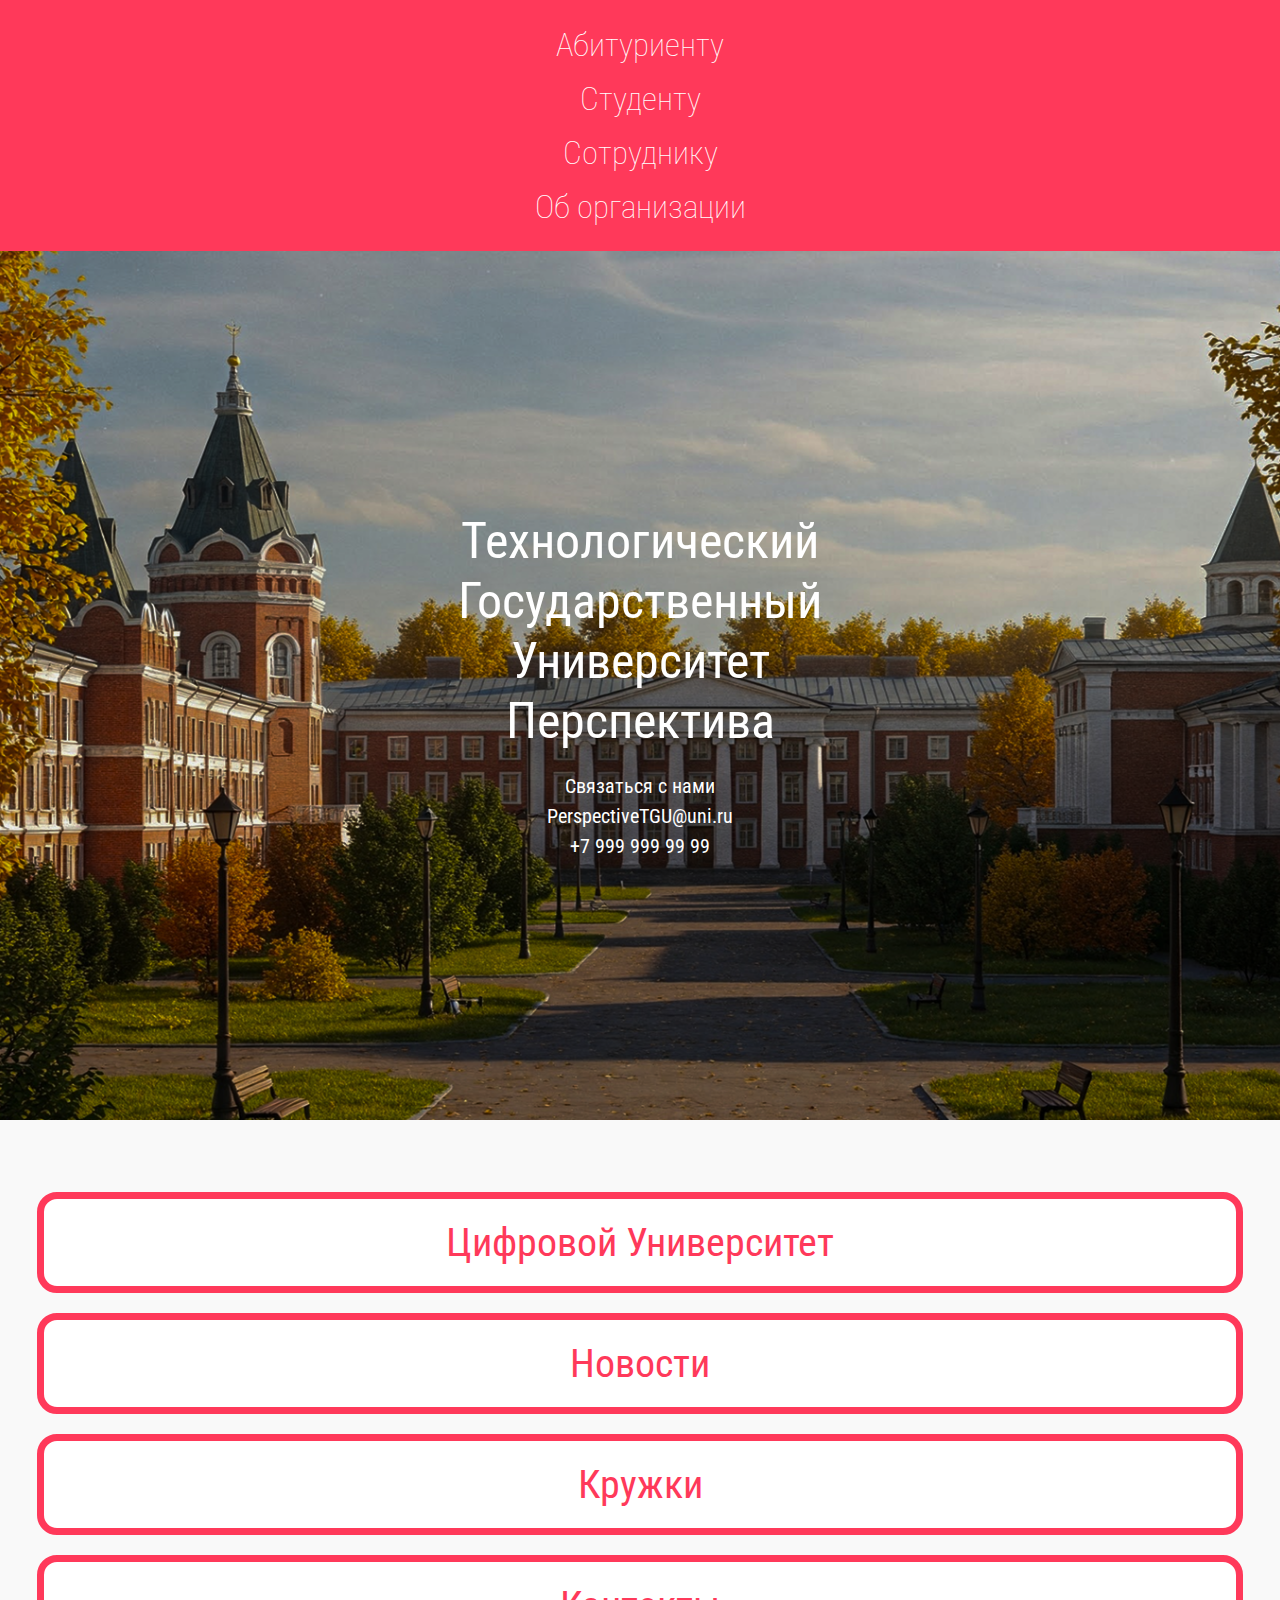
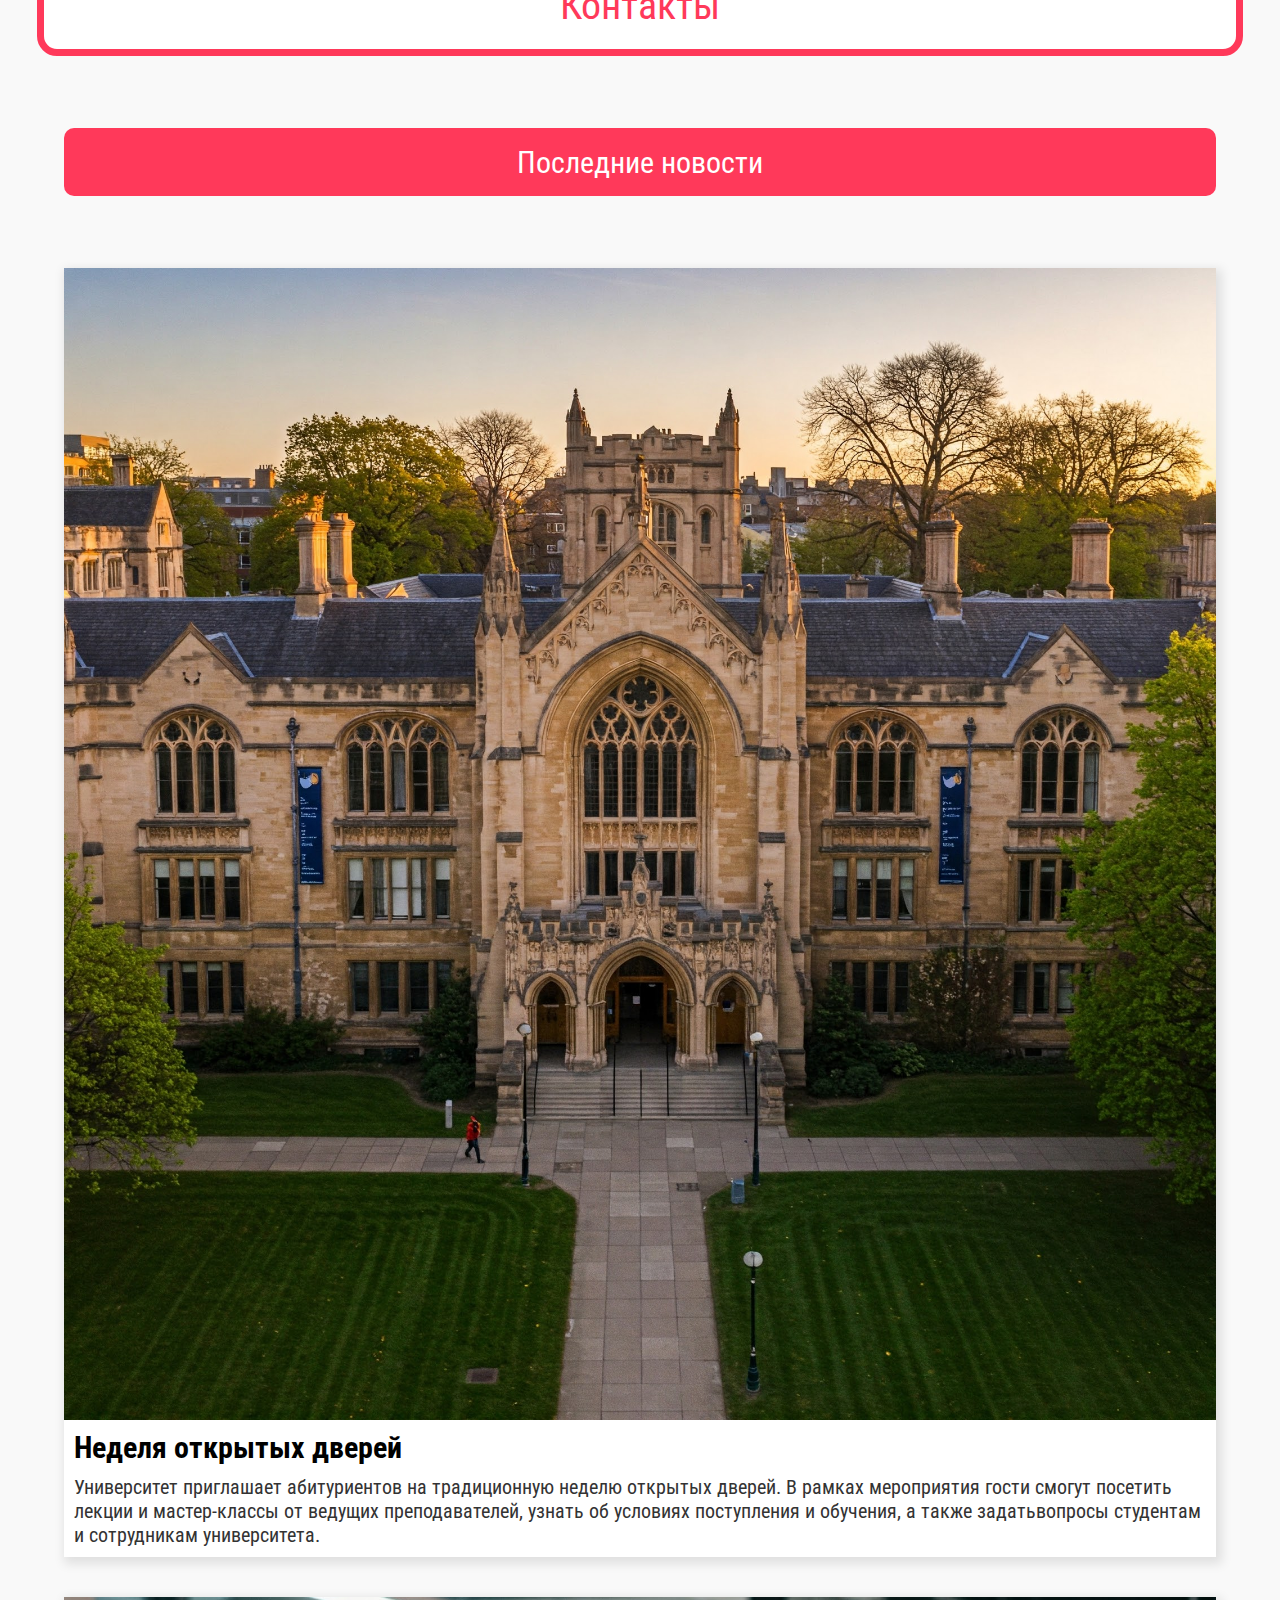
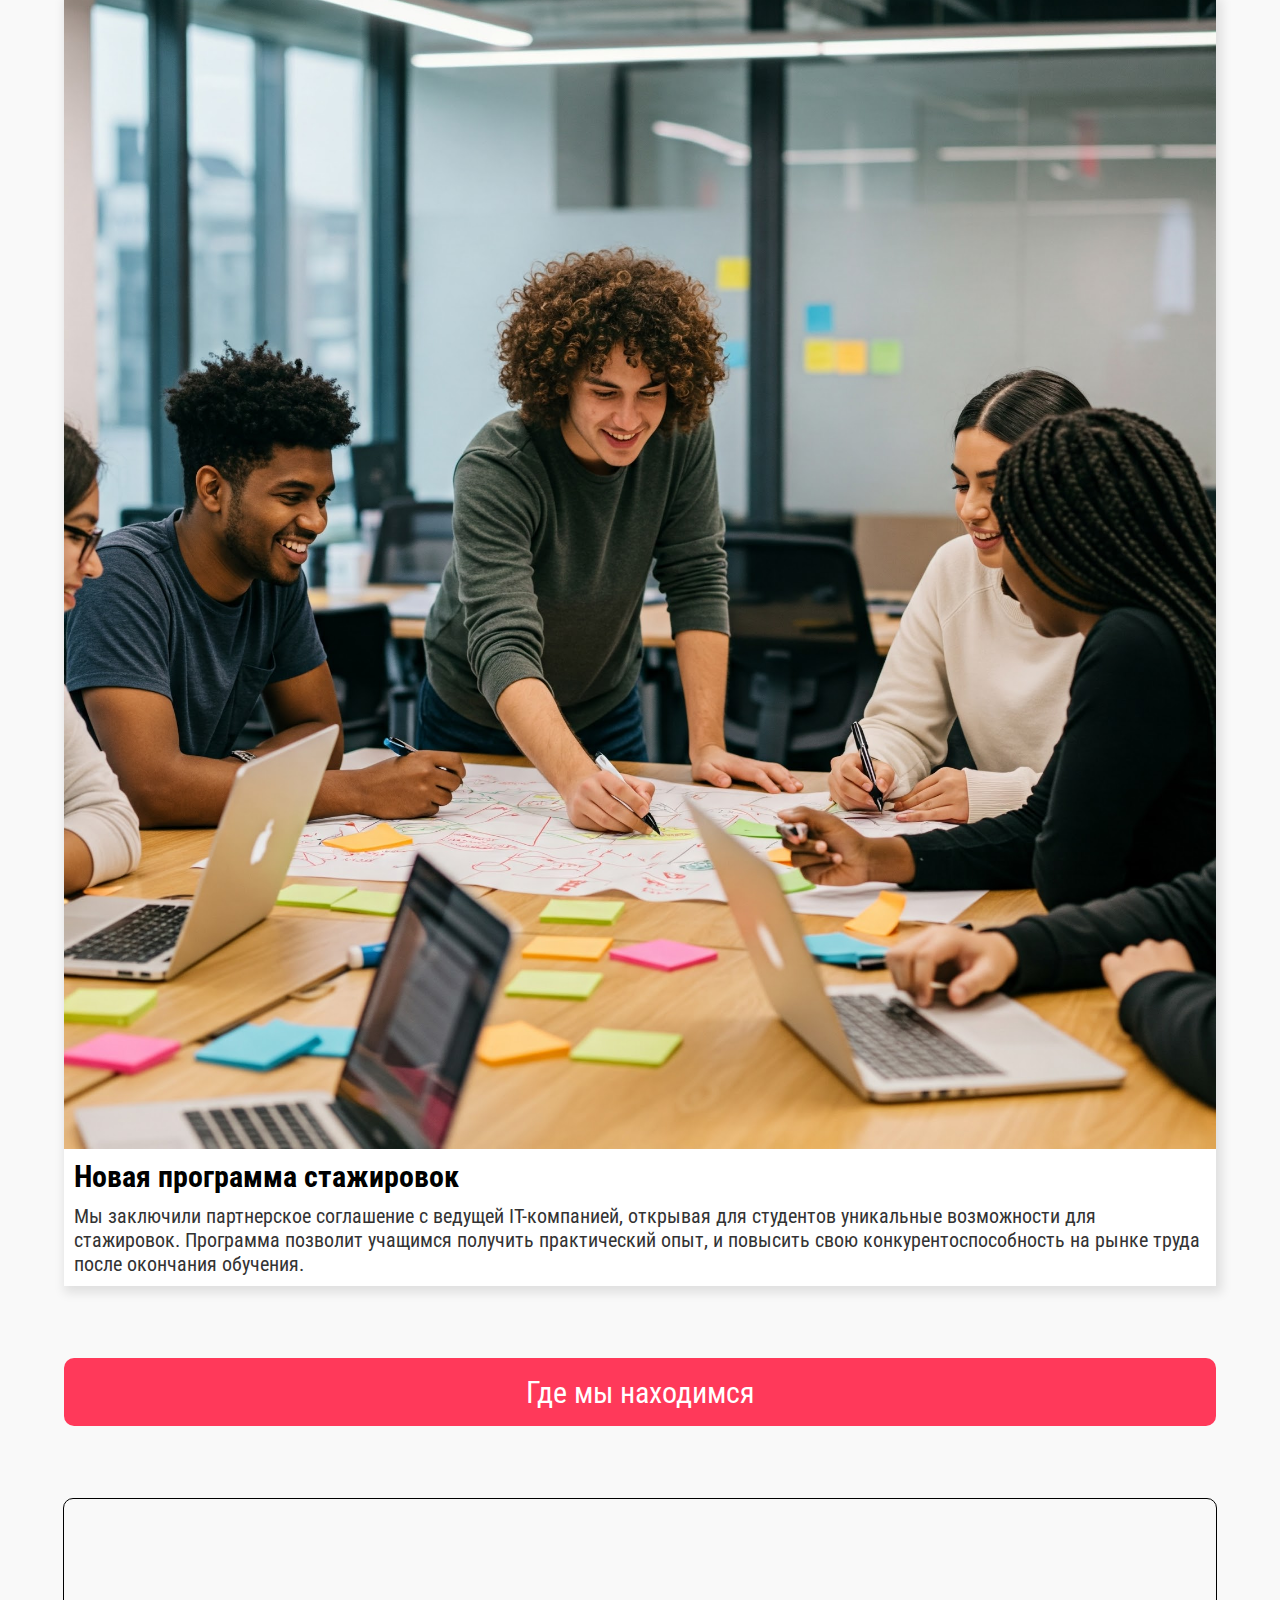
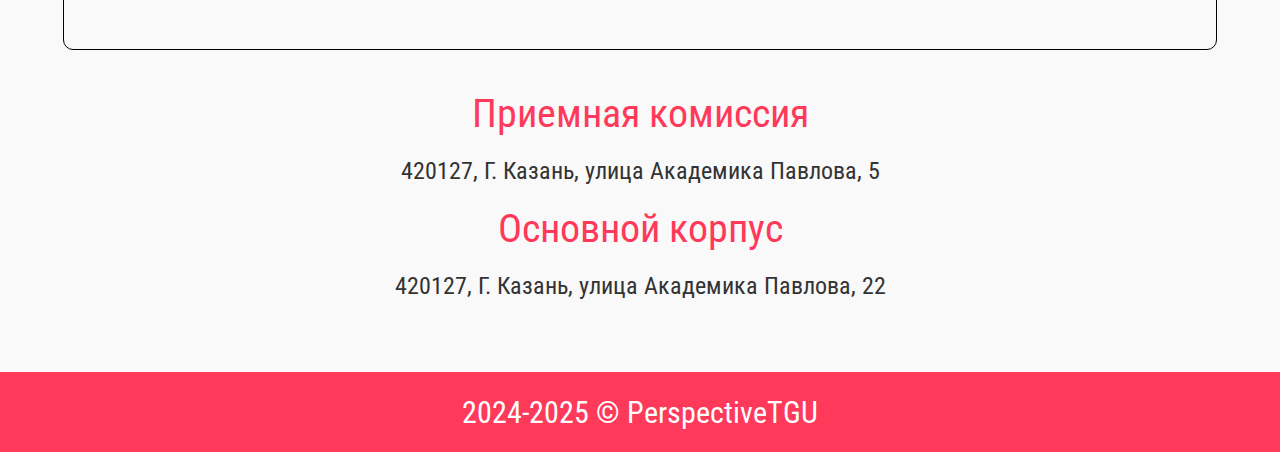
<file: pages/index.html>
<!DOCTYPE html>
<html lang="en">
<head>
    <link rel="stylesheet" href="../styles/style.css">
    <link rel="preconnect" href="https://fonts.googleapis.com">
	  <link rel="icon" href="../images/logo.svg">
<link rel="preconnect" href="https://fonts.gstatic.com" crossorigin>
<link href="https://fonts.googleapis.com/css2?family=Roboto+Condensed:ital@0;1&display=swap" rel="stylesheet">
    <meta charset="UTF-8">
    <meta name="viewport" content="width=device-width, initial-scale=1.0">
    <title>Главная</title>
</head>
<body>
    <header>
        <div class="text-nav">
    
            <a href="./error.html">Абитуриенту</a>
            <a href="for_students.html">Студенту</a>
            <a href="./error.html">Сотруднику</a>
            <a href="./error.html">Об организации</a>
            </ul>
        </div>
    </header>
    <main>
        <div class="main-text">
            Технологический<br>
            Государственный<br>
            Университет<br>
            Перспектива
        </div>
        <div class="contact-info">
            Связаться с нами<br>
            PerspectiveTGU@uni.ru<br>
            +7 999 999 99 99
        </div>
    </main>
    <div class="blocks-container">
        <a href="univer.html" class="block">Цифровой Университет</a>
        <a href="./error.html" class="block">Новости</a>
        <a href="./error.html" class="block">Кружки</a>
        <a href="./error.html" class="block">Контакты</a>
    </div>
    <div class="banner">
        Последние новости
    </div>
    <div class="news-container">
        <div class="news-block">
            <img src="../images/opendoor.jpg" alt="Новость 1" class="news-image">
            <div class="news-content">
                <h2 class="news-title">Неделя открытых дверей</h2>
                <p class="news-text">Университет приглашает абитуриентов на традиционную неделю открытых дверей.
                     В рамках мероприятия гости смогут посетить лекции и мастер-классы от ведущих преподавателей, 
                     узнать об условиях поступления и обучения, а также задатьвопросы студентам и сотрудникам университета.</p>
            </div>
        </div>
        <div class="news-block">
            <img src="../images/stagirovka.jpg" alt="Новость 2" class="news-image">
            <div class="news-content">
                <h2 class="news-title">Новая программа стажировок</h2>
                <p class="news-text"> Мы заключили партнерское соглашение с ведущей
                     IT-компанией, открывая для студентов уникальные возможности для стажировок. Программа позволит учащимся получить практический опыт, 
                    и повысить свою конкурентоспособность на рынке труда после окончания обучения.</p>
            </div>
        </div>
    </div>
    <div class="banner">
        Где мы находимся
    </div>
    <div class="location-container">
        <iframe 
        src="https://www.google.com/maps/embed?pb=!1m18!1m12!1m3!1d2254.091032841726!2d49.101312!3d55.864975!2m3!1f0!2f0!3f0!3m2!1i1024!2i768!4f13.1!3m3!1m2!1s0x415ead2b5b5b5b5b%3A0x0!2zNTXCsDUxJzU0LjkiTiA0OcKwMDYnMDQuNyJF!5e0!3m2!1sen!2sru!4v1680000000000!5m2!1sen!2sru" 
        allowfullscreen="" 
        loading="lazy" 
        referrerpolicy="no-referrer-when-downgrade">
    </iframe>
        <div class="location-info">
            <h2>Приемная комиссия</h2>
            <p>420127, Г. Казань, улица Академика Павлова, 5</p>
            <h2>Основной корпус</h2>
            <p>420127, Г. Казань, улица Академика Павлова, 22</p>
        </div>
    </div>
    <footer>
        2024-2025 © PerspectiveTGU
    </footer>
</body>
</html>
</file>
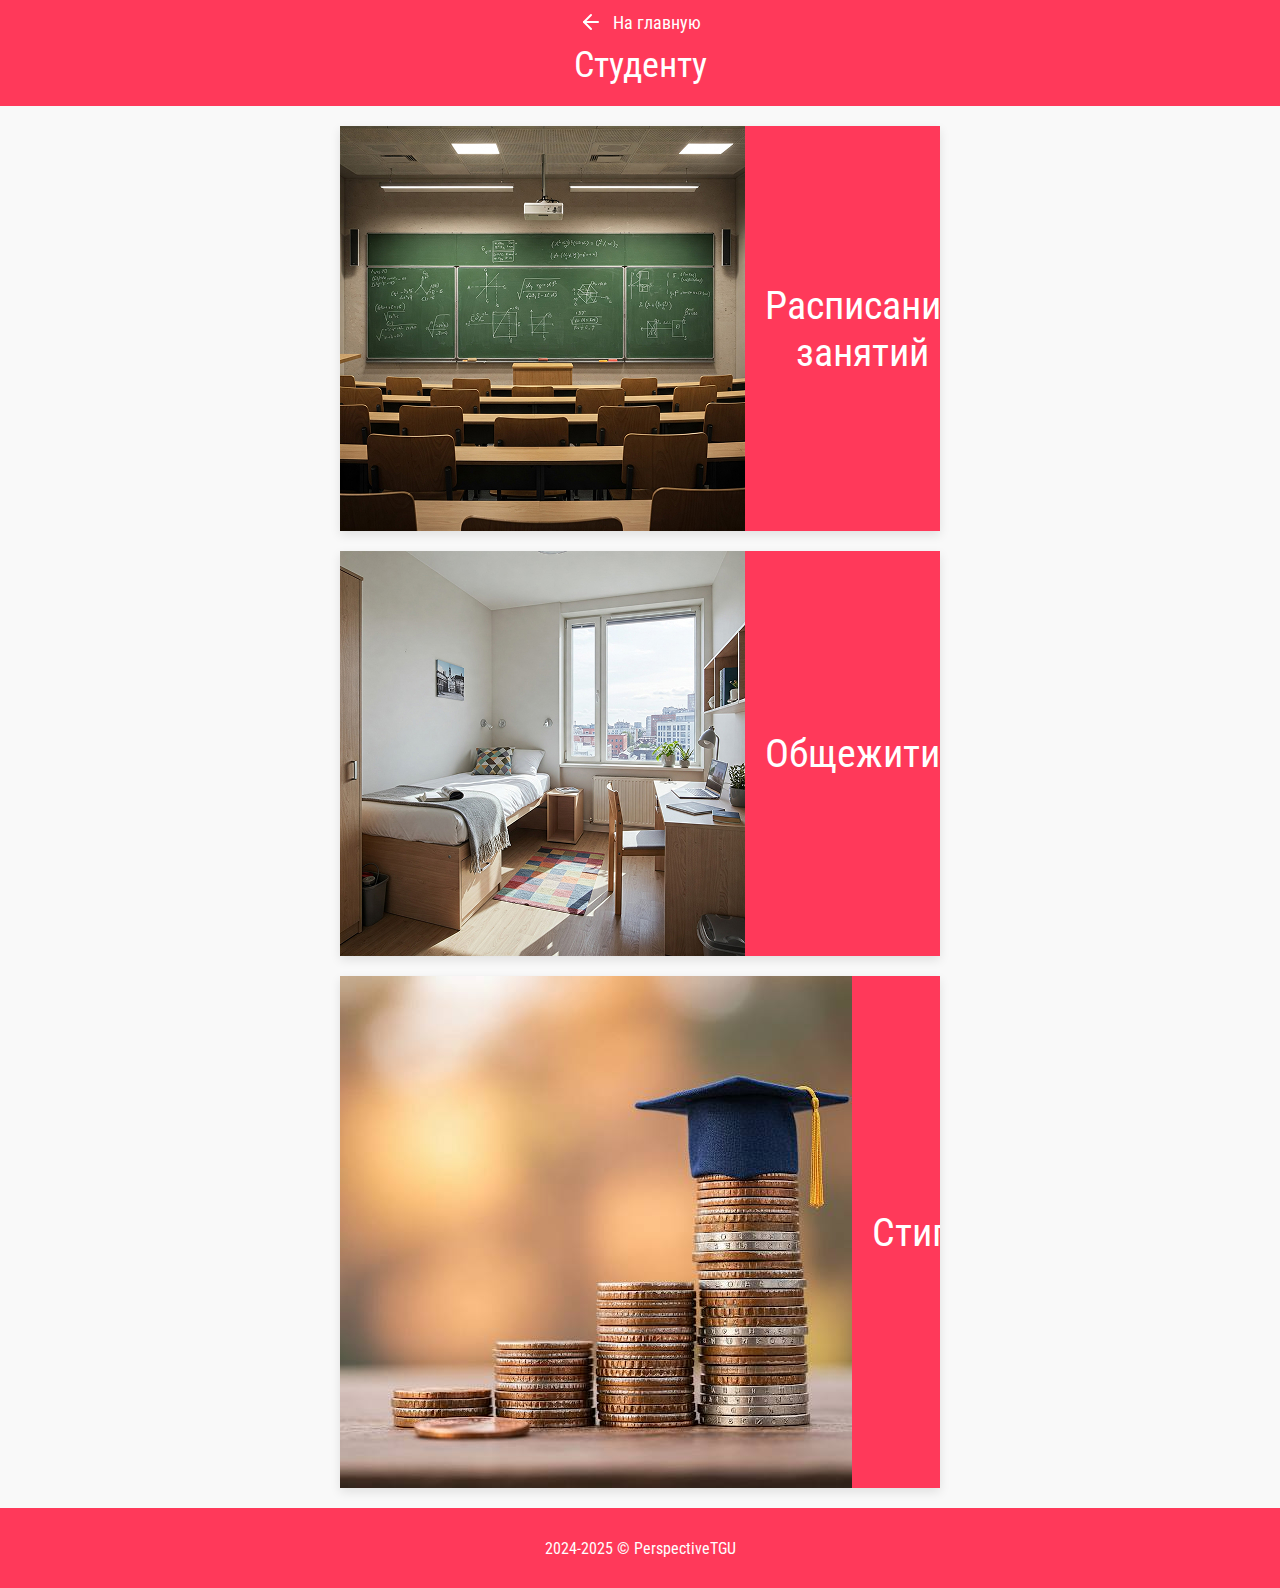
<file: for_students.html>
<!DOCTYPE html>
<html lang="en">
<head>
    <link rel="stylesheet" href="block.css">
    <link rel="preconnect" href="https://fonts.googleapis.com">
    <link rel="preconnect" href="https://fonts.gstatic.com" crossorigin>
    <link href="https://fonts.googleapis.com/css2?family=Roboto+Condensed:ital@0;1&display=swap" rel="stylesheet">
    <meta charset="UTF-8">
    <meta name="viewport" content="width=device-width, initial-scale=1.0">
    <title>Студенту</title>
</head>
<body>
    <header>
        <a href="main.html">
            <svg xmlns="http://www.w3.org/2000/svg" width="24" height="24" fill="none" stroke="white" stroke-width="2" stroke-linecap="round" stroke-linejoin="round" class="feather feather-arrow-left">
                <line x1="19" y1="12" x2="5" y2="12"></line>
                <polyline points="12 19 5 12 12 5"></polyline>
            </svg>
            На главную
        </a>
        <div class="page-title">Студенту</div>
    </header>
    <main>
        <div class="student-block">
            <a href="error.html">
                <img src="./images/raspisanie.jpg" alt="Расписание занятий" class="block-image">
                <div class="block-content">Расписание занятий</div>
            </a>
        </div>
        <div class="student-block">
            <a href="error.html">
                <img src="./images/obshyaga.jpg" alt="Общежитие" class="block-image">
                <div class="block-content">Общежитие</div>
            </a>
        </div>
        <div class="student-block">
            <a href="error.html">
                <img src="./images/stipendia.jpg" alt="Стипендия" class="block-image">
                <div class="block-content">Стипендия</div>
            </a>
        </div>
            </div>
        </div>
    </main>
    <footer>
        2024-2025 © PerspectiveTGU
    </footer>
</body>
</html>
</file>
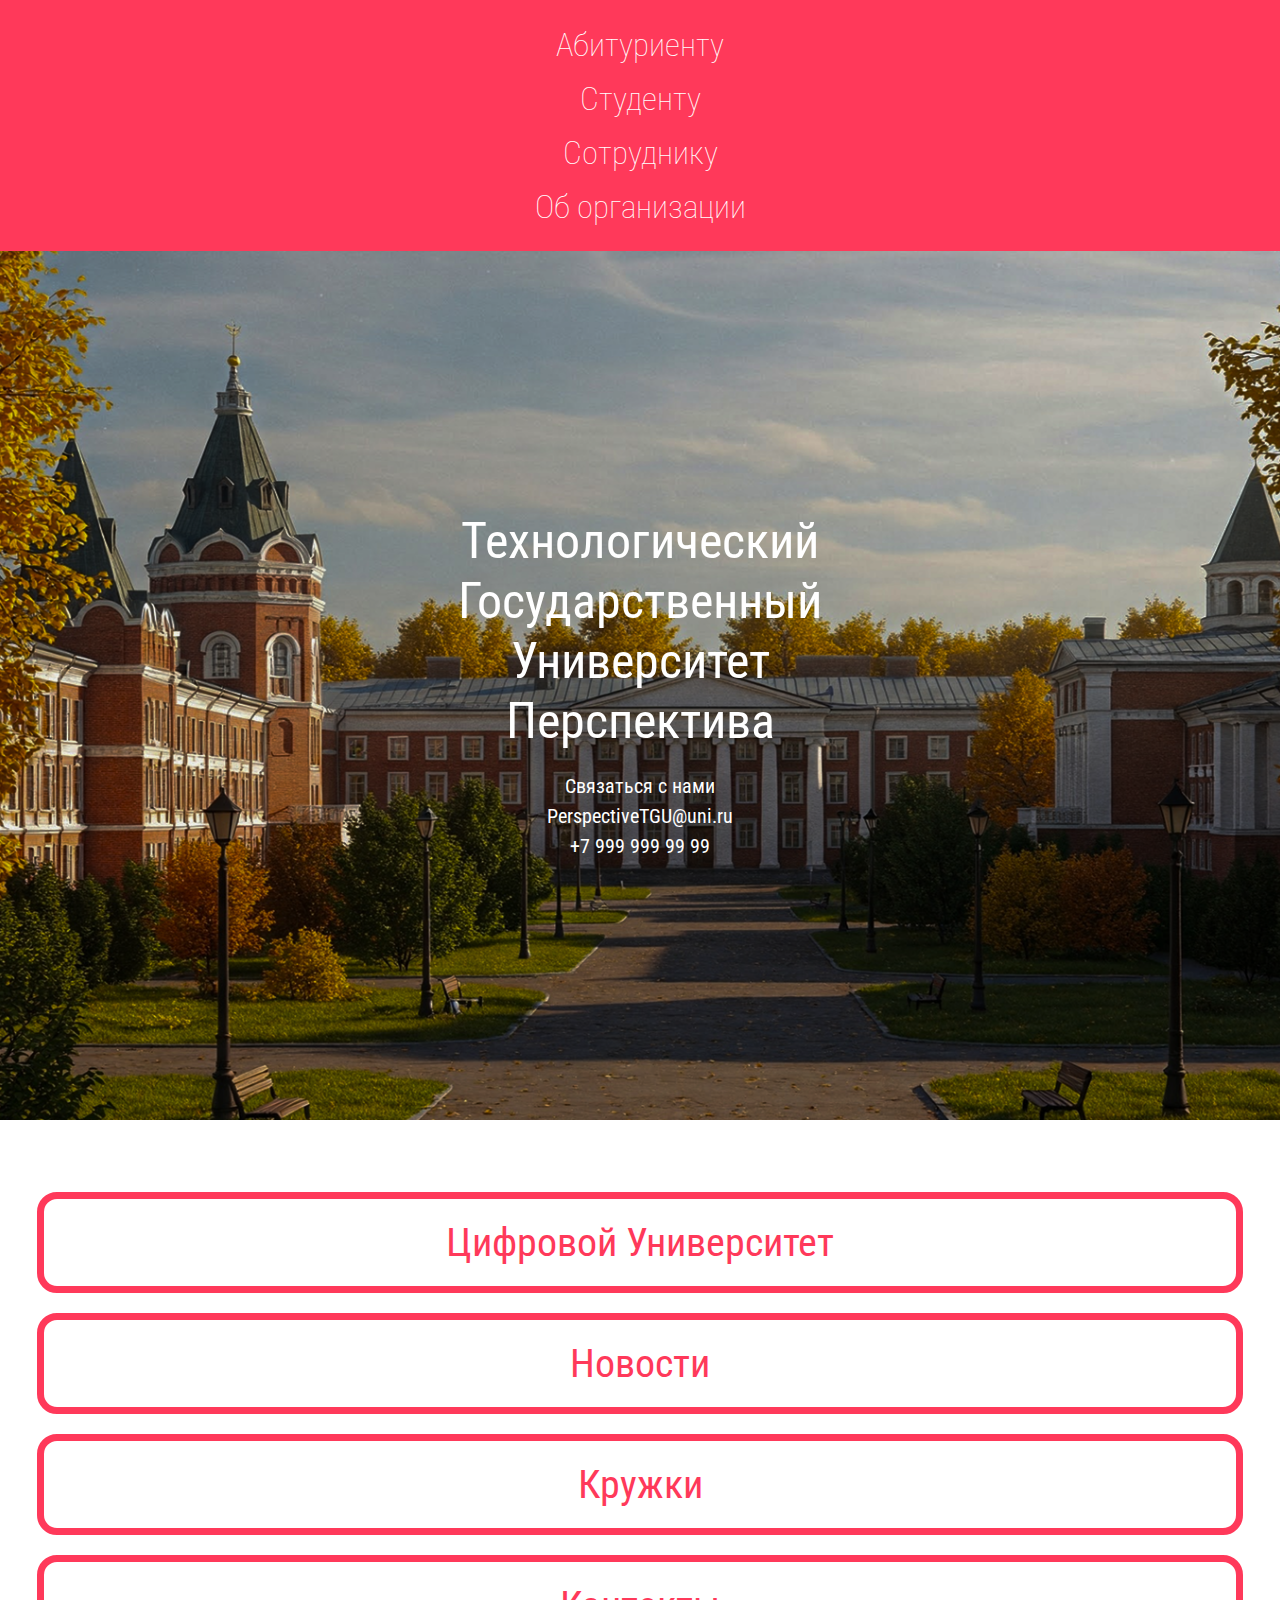
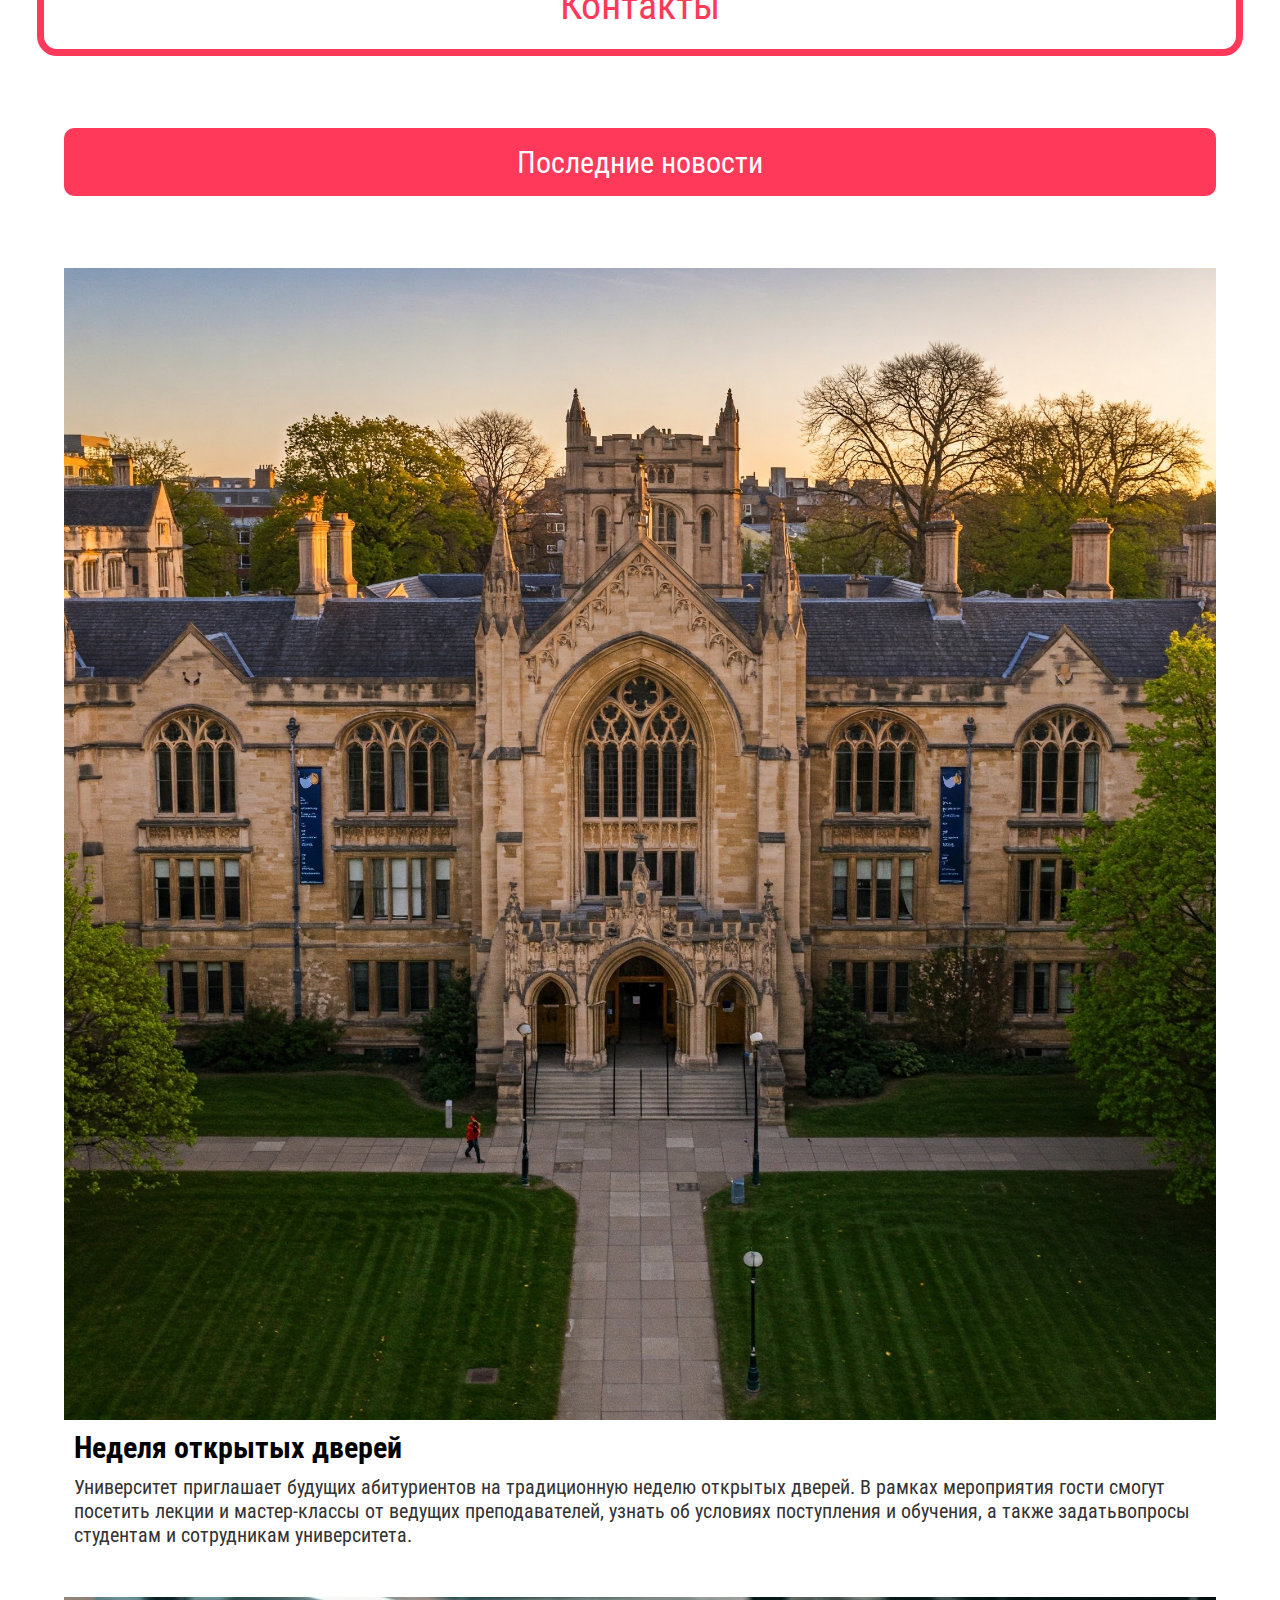
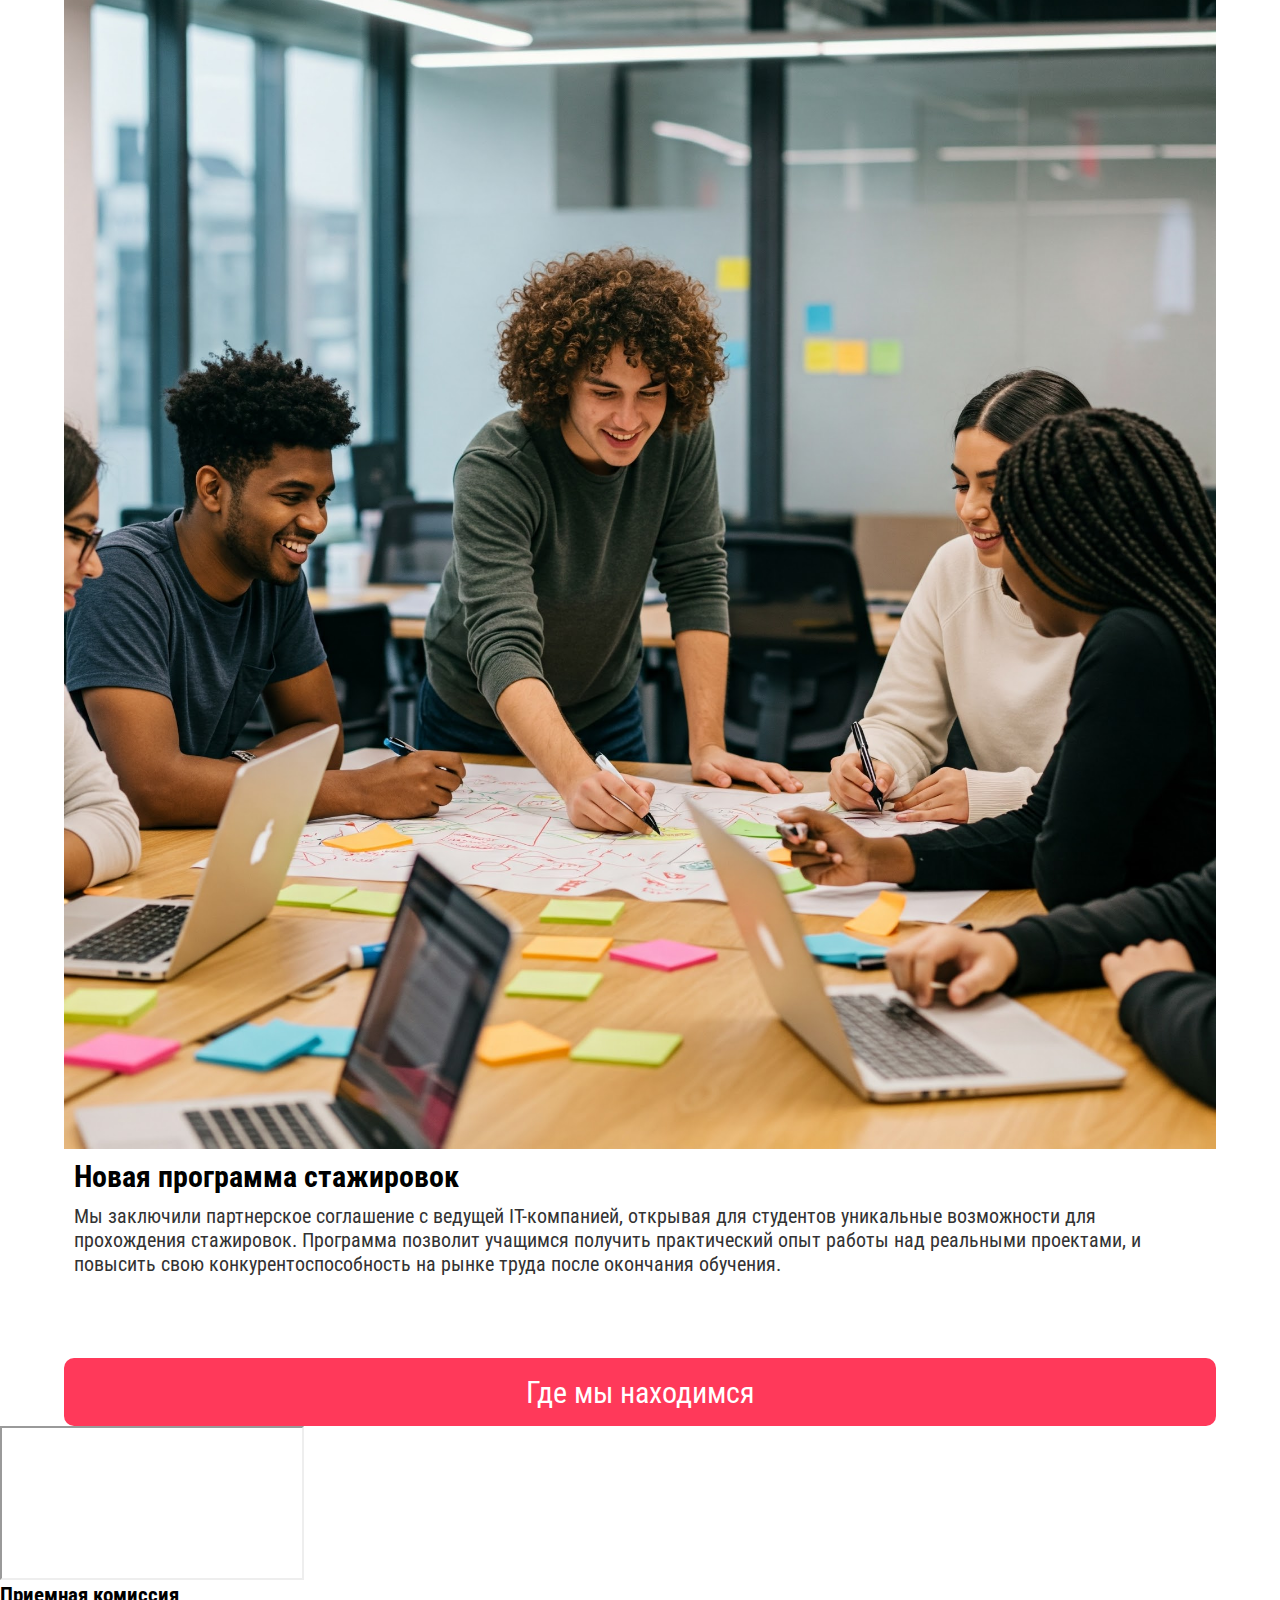
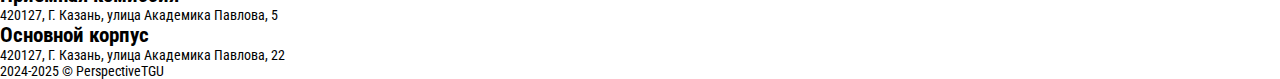
<file: main.html>
<!DOCTYPE html>
<html lang="en">
<head>
    <link rel="stylesheet" href="style.css">
    <link rel="preconnect" href="https://fonts.googleapis.com">
<link rel="preconnect" href="https://fonts.gstatic.com" crossorigin>
<link href="https://fonts.googleapis.com/css2?family=Roboto+Condensed:ital@0;1&display=swap" rel="stylesheet">
    <meta charset="UTF-8">
    <meta name="viewport" content="width=device-width, initial-scale=1.0">
    <title>Главная</title>
</head>
<body>
    <header>
        <div class="text-nav">
            <a href="./error.html">Абитуриенту</a>
            <a href="for_students.html">Студенту</a>
            <a href="./error.html">Сотруднику</a>
            <a href="./error.html">Об организации</a>
            </ul>
        </div>
    </header>
    <main>
        <div class="main-text">
            Технологический<br>
            Государственный<br>
            Университет<br>
            Перспектива
        </div>
        <div class="contact-info">
            Связаться с нами<br>
            PerspectiveTGU@uni.ru<br>
            +7 999 999 99 99
        </div>
    </main>
    <div class="blocks-container">
        <a href="univer.html" class="block">Цифровой Университет</a>
        <a href="#" class="block">Новости</a>
        <a href="./error.html" class="block">Кружки</a>
        <a href="./error.html" class="block">Контакты</a>
    </div>
    <div class="banner">
        Последние новости
    </div>
    <div class="news-container">
        <div class="news-block">
            <img src="./images/opendoor.jpg" alt="Новость 1" class="news-image">
            <div class="news-content">
                <h2 class="news-title">Неделя открытых дверей</h2>
                <p class="news-text">Университет приглашает будущих абитуриентов на традиционную неделю открытых дверей.
                     В рамках мероприятия гости смогут посетить лекции и мастер-классы от ведущих преподавателей, 
                     узнать об условиях поступления и обучения, а также задатьвопросы студентам и сотрудникам университета.</p>
            </div>
        </div>
        <div class="news-block">
            <img src="./images/stagirovka.jpg" alt="Новость 2" class="news-image">
            <div class="news-content">
                <h2 class="news-title">Новая программа стажировок</h2>
                <p class="news-text"> Мы заключили партнерское соглашение с ведущей
                     IT-компанией, открывая для студентов уникальные возможности для прохождения стажировок. Программа позволит учащимся получить практический опыт работы над реальными проектами, 
                    и повысить свою конкурентоспособность на рынке труда после окончания обучения.</p>
            </div>
        </div>
    </div>
    <div class="banner">
        Где мы находимся
    </div>
    <div class="location-container">
        <iframe 
        src="https://www.google.com/maps/embed?pb=!1m18!1m12!1m3!1d2254.091032841726!2d49.101312!3d55.864975!2m3!1f0!2f0!3f0!3m2!1i1024!2i768!4f13.1!3m3!1m2!1s0x415ead2b5b5b5b5b%3A0x0!2zNTXCsDUxJzU0LjkiTiA0OcKwMDYnMDQuNyJF!5e0!3m2!1sen!2sru!4v1680000000000!5m2!1sen!2sru" 
        allowfullscreen="" 
        loading="lazy" 
        referrerpolicy="no-referrer-when-downgrade">
    </iframe>
        <div class="location-info">
            <h2>Приемная комиссия</h2>
            <p>420127, Г. Казань, улица Академика Павлова, 5</p>
            <h2>Основной корпус</h2>
            <p>420127, Г. Казань, улица Академика Павлова, 22</p>
        </div>
    </div>
    <footer>
        2024-2025 © PerspectiveTGU
    </footer>
</body>
</html>
</file>
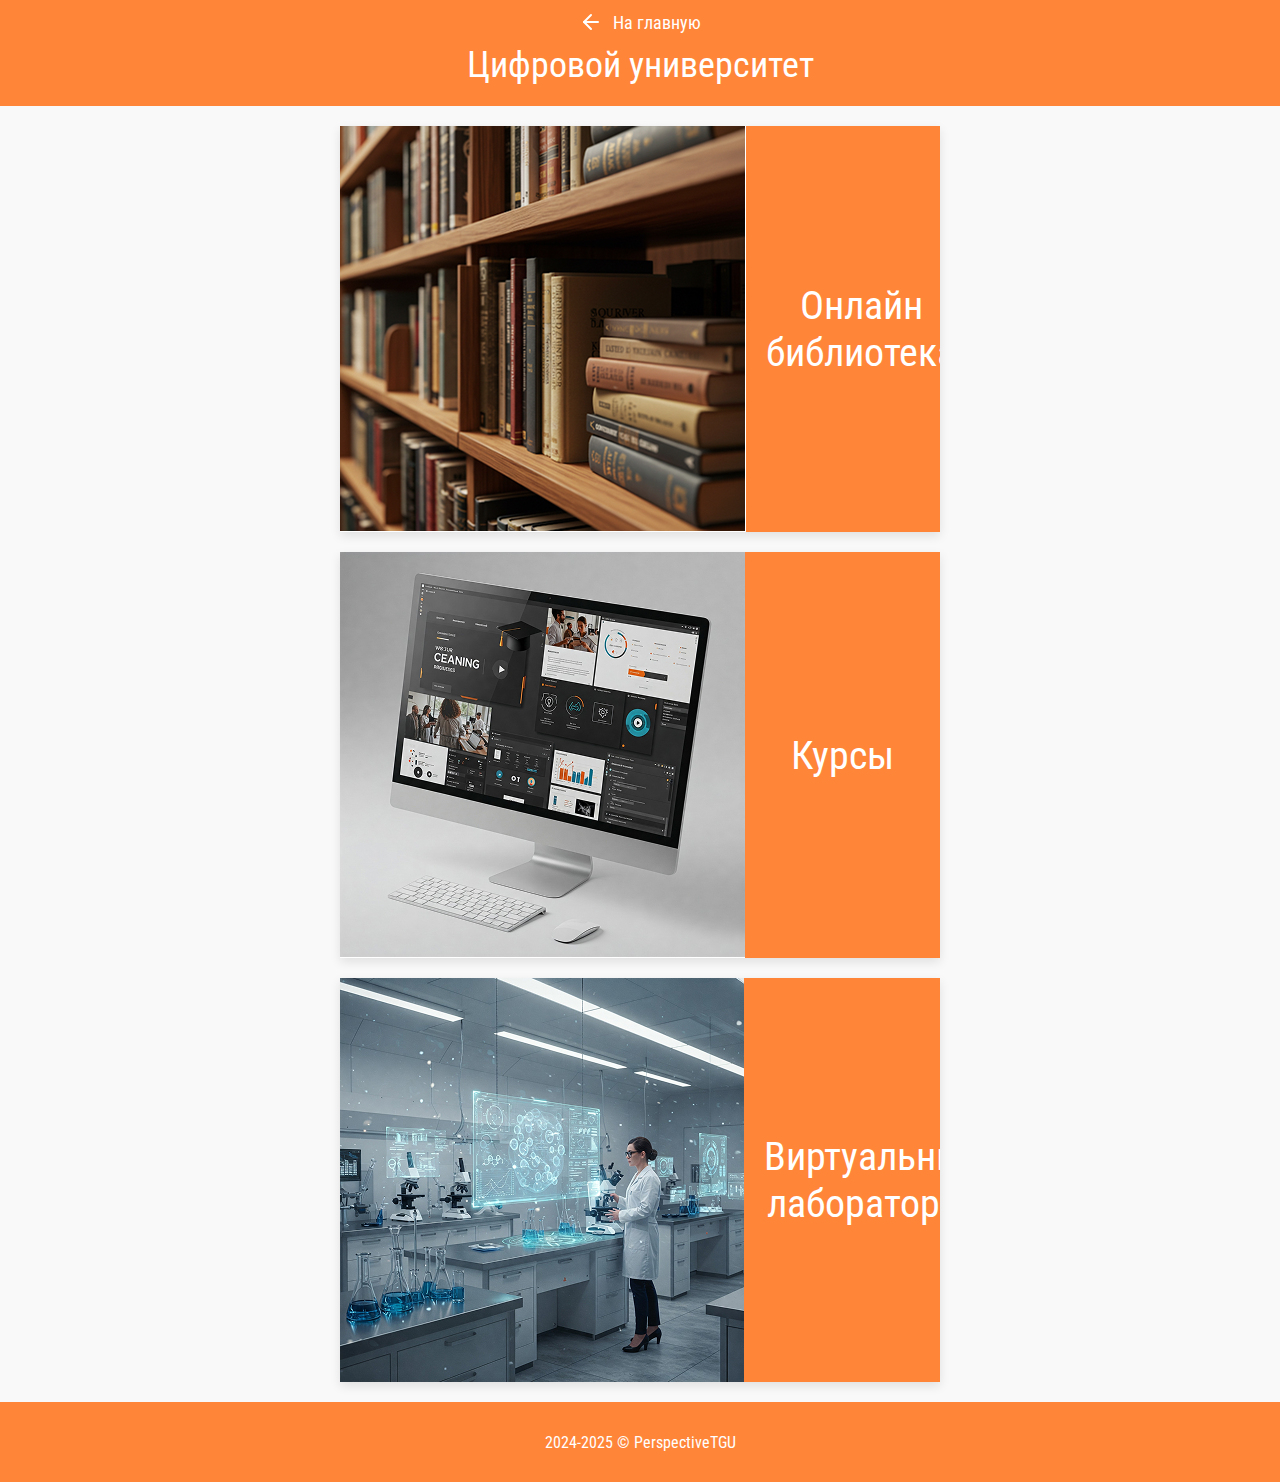
<file: univer.html>
<!DOCTYPE html>
<html lang="en">
<head>
    <link rel="stylesheet" href="block.css">
    <link rel="preconnect" href="https://fonts.googleapis.com">
    <link rel="preconnect" href="https://fonts.gstatic.com" crossorigin>
    <link href="https://fonts.googleapis.com/css2?family=Roboto+Condensed:ital@0;1&display=swap" rel="stylesheet">
    <meta charset="UTF-8">
    <meta name="viewport" content="width=device-width, initial-scale=1.0">
    <title>Университет</title>
</head>
<body>
    <header class="orange-theme">
        <a href="main.html">
            <svg xmlns="http://www.w3.org/2000/svg" width="24" height="24" fill="none" stroke="white" stroke-width="2" stroke-linecap="round" stroke-linejoin="round" class="feather feather-arrow-left">
                <line x1="19" y1="12" x2="5" y2="12"></line>
                <polyline points="12 19 5 12 12 5"></polyline>
            </svg>
            На главную
        </a>
        <div class="page-title">Цифровой университет</div>
    </header>
    <main>
        <div class="student-block orange-theme">
            <a href="error.html">
                <img src="./images/library.jpg" alt="Библиотека" class="block-image">
                <div class="block-content">Онлайн библиотека</div>
            </a>
        </div>
        <div class="student-block orange-theme">
            <a href="error.html">
                <img src="./images/courses.jpg" alt="Курсы" class="block-image">
                <div class="block-content">Курсы</div>
            </a>
        </div>
        <div class="student-block orange-theme">
            <a href="error.html">
                <img src="./images/labs.jpg" alt="Виртульные лаборатории" class="block-image">
                <div class="block-content">Виртуальные лаборатории</div>
            </a>
        </div>
    </main>
    <footer class="orange-theme">
        2024-2025 © PerspectiveTGU
    </footer>
</body>
</html>
</file>
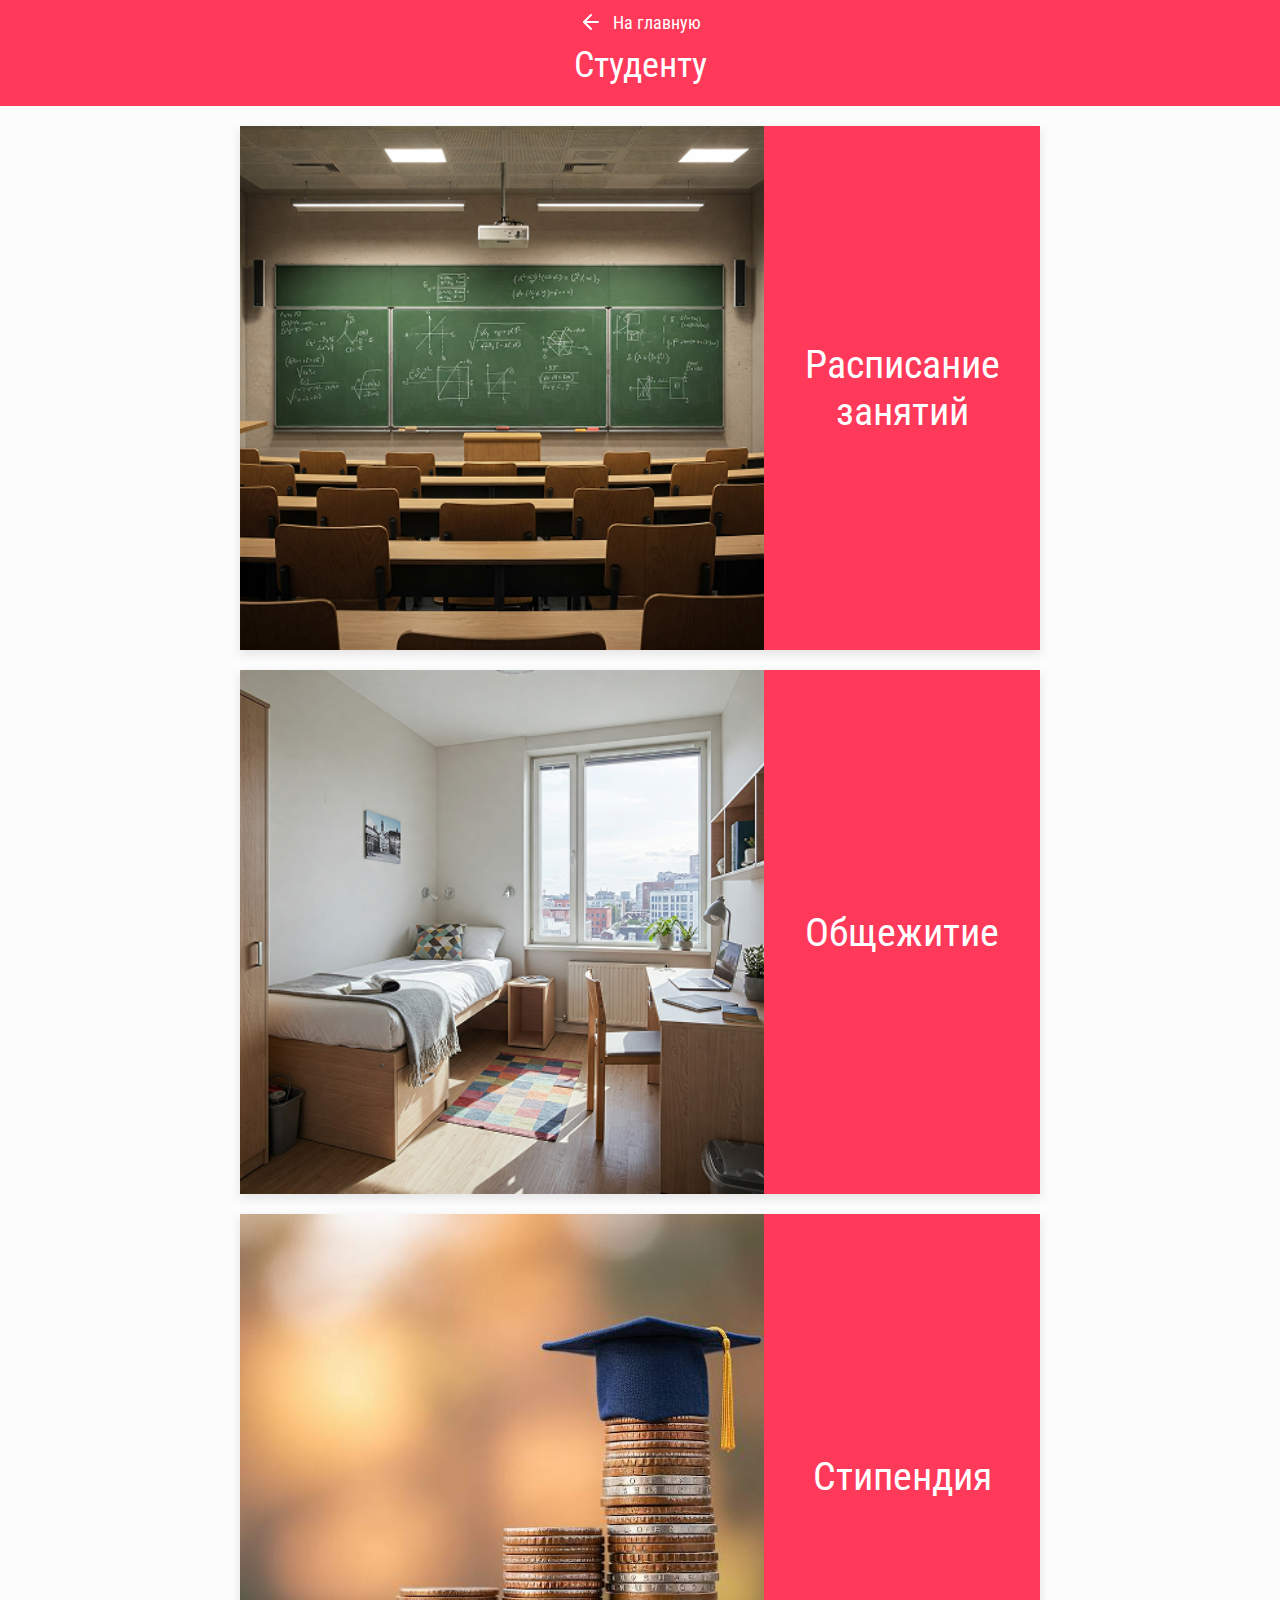
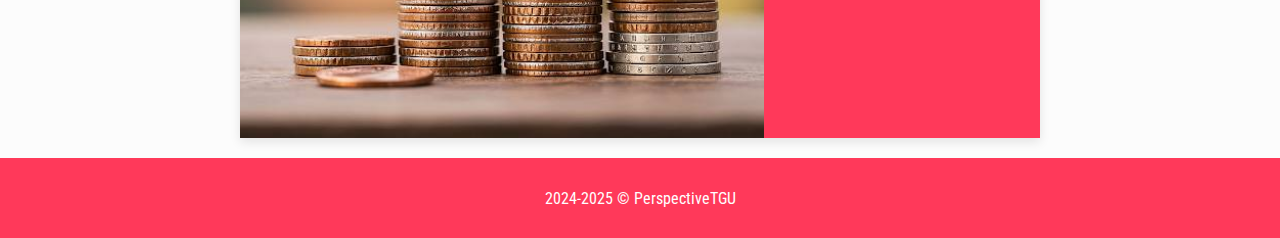
<file: pages/for_students.html>
<!DOCTYPE html>
<html lang="en">
<head>
    <link rel="stylesheet" href="../styles/block.css">
    <link rel="preconnect" href="https://fonts.googleapis.com">
    <link rel="preconnect" href="https://fonts.gstatic.com" crossorigin>
    <link href="https://fonts.googleapis.com/css2?family=Roboto+Condensed:ital@0;1&display=swap" rel="stylesheet">
    <meta charset="UTF-8">
    <meta name="viewport" content="width=device-width, initial-scale=1.0">
    <title>Студенту</title>
</head>
<body>
    <header>
        <a href="index.html">
            <svg xmlns="http://www.w3.org/2000/svg" width="24" height="24" fill="none" stroke="white" stroke-width="2" stroke-linecap="round" stroke-linejoin="round" class="feather feather-arrow-left">
                <line x1="19" y1="12" x2="5" y2="12"></line>
                <polyline points="12 19 5 12 12 5"></polyline>
            </svg>
            На главную
        </a>
        <div class="page-title">Студенту</div>
    </header>
    <main>
        <div class="student-block">
            <a href="error.html">
                <img src="../images/raspisanie.jpg" alt="Расписание занятий" class="block-image">
                <div class="block-content">Расписание занятий</div>
            </a>
        </div>
        <div class="student-block">
            <a href="error.html">
                <img src="../images/obshyaga.jpg" alt="Общежитие" class="block-image">
                <div class="block-content">Общежитие</div>
            </a>
        </div>
        <div class="student-block">
            <a href="error.html">
                <img src="../images/stipendia.jpg" alt="Стипендия" class="block-image">
                <div class="block-content">Стипендия</div>
            </a>
        </div>
            </div>
        </div>
    </main>
    <footer>
        2024-2025 © PerspectiveTGU
    </footer>
</body>
</html>
</file>
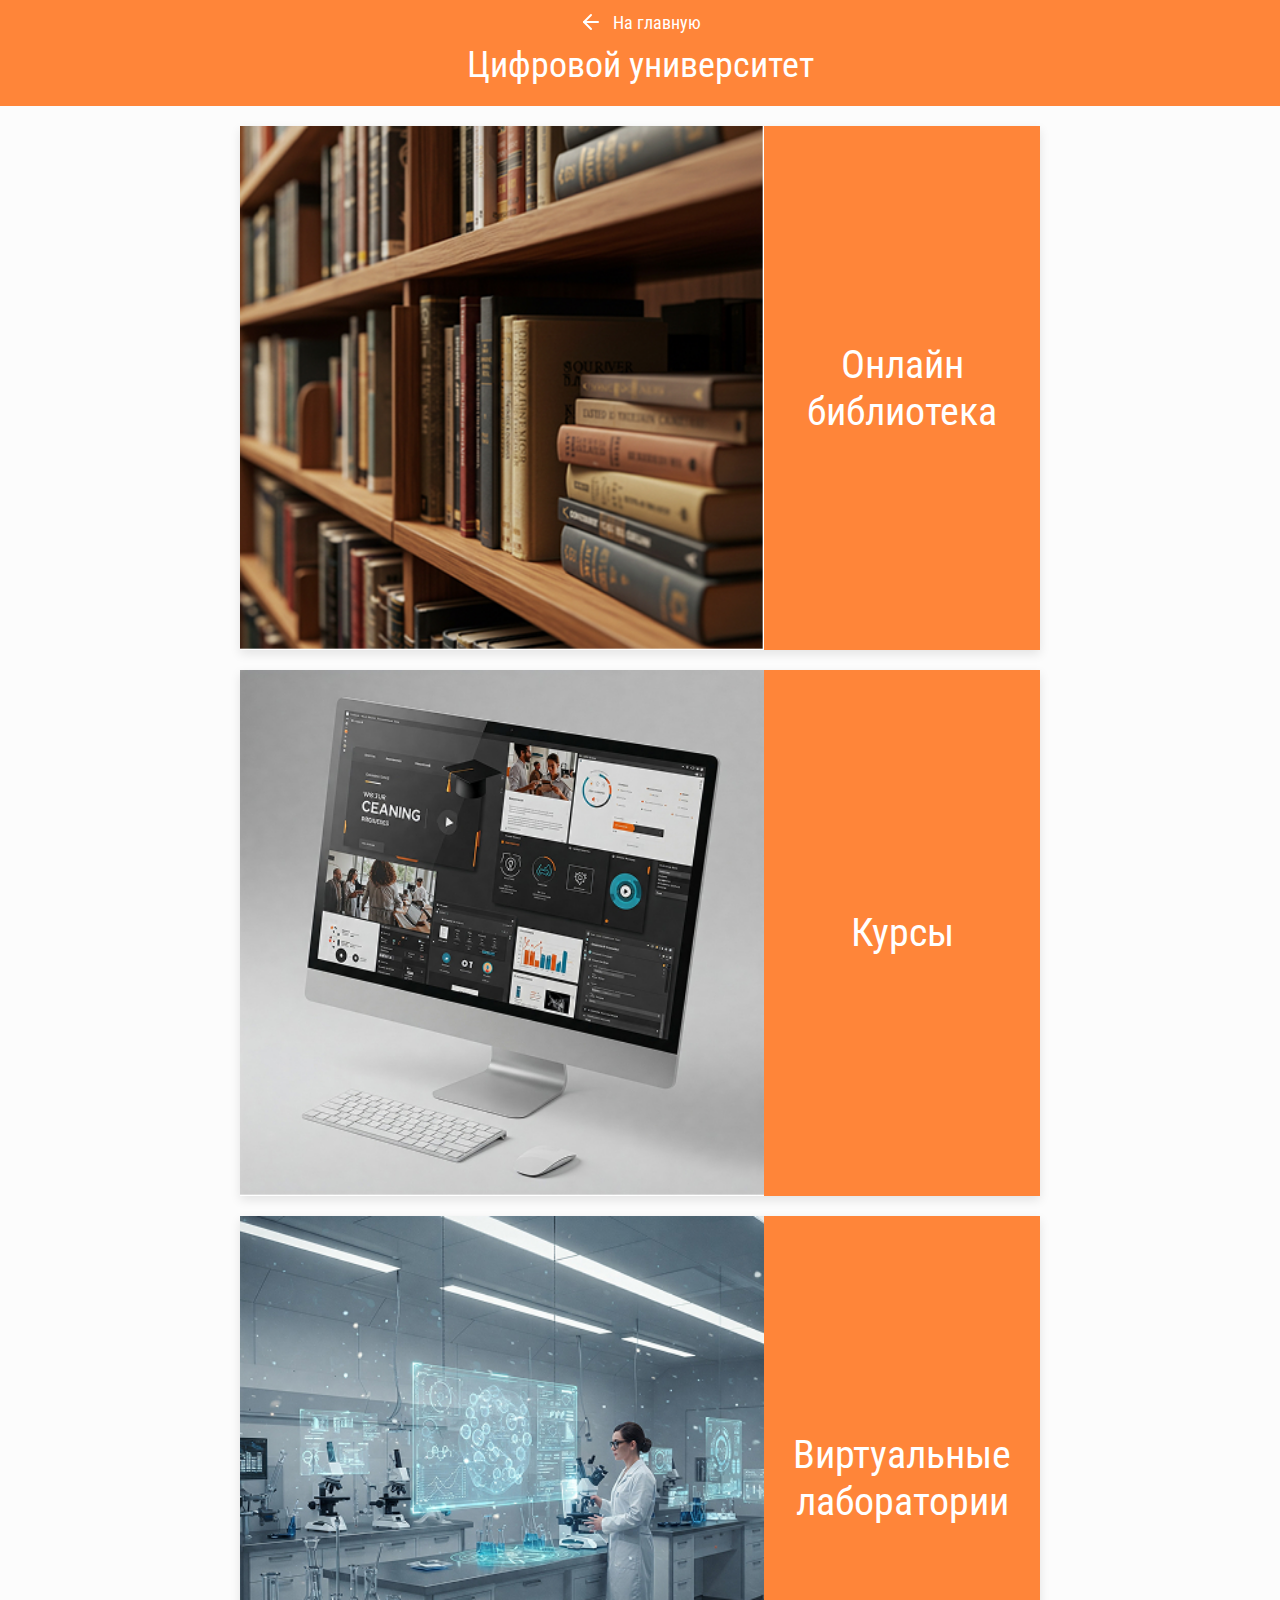
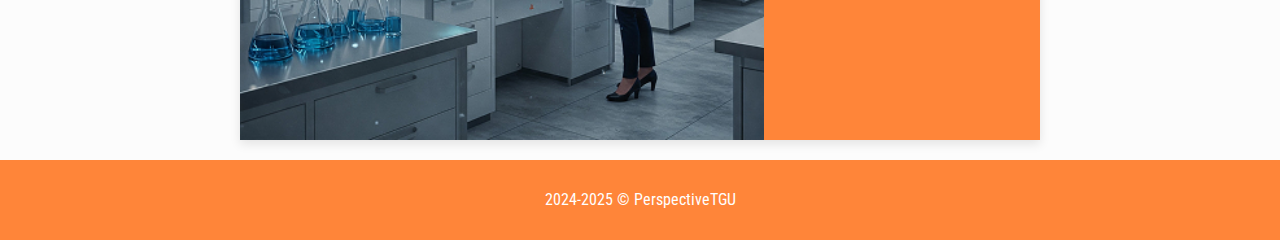
<file: pages/univer.html>
<!DOCTYPE html>
<html lang="en">
<head>
    <link rel="stylesheet" href="../styles/block.css">
    <link rel="preconnect" href="https://fonts.googleapis.com">
    <link rel="preconnect" href="https://fonts.gstatic.com" crossorigin>
    <link href="https://fonts.googleapis.com/css2?family=Roboto+Condensed:ital@0;1&display=swap" rel="stylesheet">
    <meta charset="UTF-8">
    <meta name="viewport" content="width=device-width, initial-scale=1.0">
    <title>Университет</title>
</head>
<body>
    <header class="orange-theme">
        <a href="index.html">
            <svg xmlns="http://www.w3.org/2000/svg" width="24" height="24" fill="none" stroke="white" stroke-width="2" stroke-linecap="round" stroke-linejoin="round" class="feather feather-arrow-left">
                <line x1="19" y1="12" x2="5" y2="12"></line>
                <polyline points="12 19 5 12 12 5"></polyline>
            </svg>
            На главную
        </a>
        <div class="page-title">Цифровой университет</div>
    </header>
    <main>
        <div class="student-block orange-theme">
            <a href="error.html">
                <img src="../images/library.jpg" alt="Библиотека" class="block-image">
                <div class="block-content">Онлайн библиотека</div>
            </a>
        </div>
        <div class="student-block orange-theme">
            <a href="error.html">
                <img src="../images/courses.jpg" alt="Курсы" class="block-image">
                <div class="block-content">Курсы</div>
            </a>
        </div>
        <div class="student-block orange-theme">
            <a href="error.html">
                <img src="../images/labs.jpg" alt="Виртульные лаборатории" class="block-image">
                <div class="block-content">Виртуальные лаборатории</div>
            </a>
        </div>
    </main>
    <footer class="orange-theme">
        2024-2025 © PerspectiveTGU
    </footer>
</body>
</html>
</file>
<file: styles/style.css>
/* Общие стили */
* {
    margin: 0;
    padding: 0;
    text-decoration: none;
}
body {
    font-family: "Roboto Condensed", sans-serif;
    margin: 0 auto;
    background-color: #f9f9f9;
}
a, a:visited, a:hover, a:active {
    color: #FFFFFF;
    text-decoration: none;
}

/* Стили для шапки */
header {
    height: 70px;
    background-color: #FF395A;
    display: flex;
    justify-content: center;
    align-items: center;
}
.text-nav {
    padding: 0px 30px;
    font-size: 33px;
    font-weight: lighter;
    text-align: center;
}
header a {
    margin: 0 40px;
}

/* Стили для главного блока */
main {
    display: flex; 
    flex-direction: column;
    justify-content: center;
    align-items: center;
    width: 100%; 
    height: 869px;
    background-image: url('../images/Uni.png'); 
    background-size: cover;
    background-position: center;
    background-repeat: no-repeat;
}
.main-text {
    font-size: 80px; 
    color: white; 
    text-align: center;
    line-height: 1.2;
    font-weight: 400; 
    margin-bottom: 20px;
}
.contact-info {
    text-align: center; 
    color: white; 
    font-size: 33px; 
    line-height: 1.5;
}

/* Стили для блоков */
.blocks-container {
    display: flex; 
    justify-content: center; 
    gap: 68px; 
    margin-top: 72px; 
}
.blocks-container a {
    color: #FF395A;
}
.block {
    width: 278px; 
    height: 147px; 
    background-color: white; 
    border: 7px solid #FF395A; 
    border-radius: 20px;
    display: flex; 
    justify-content: center; 
    align-items: center; 
    color: #FF395A; 
    font-size: 40px; 
    font-weight: 400; 
    text-align: center; 
    transition: all 0.3s ease; 
}
.block:hover {
    background-color: #FF395A;
    color: white;
}

/* Стили для баннера */
.banner {
    margin: 0 auto;
    width: 1200px;
    height: 68px;
    background-color: #FF395A;
    border-radius: 10px;
    display: flex;
    justify-content: center;
    align-items: center;
    color: white;
    font-size: 40px;
    font-weight: 400;
    margin-top: 72px;
    text-align: center;
}

/* Стили для новостей */
.news-container {
    margin-top: 72px;
    display: flex;
    flex-direction: column;
    gap: 40px;
    width: 100%;
    align-items: center;
}
.news-block {
    display: flex;
    width: 1200px;
    height: 314px;
    background-color: #FFFFFF;
    overflow: hidden;
    box-shadow: 3px 4px 10px 3px rgba(0, 0, 0, 0.1);
    transition: transform 0.3s ease, box-shadow 0.3s ease;
}
.news-block:hover {
    transform: scale(1.02);
    box-shadow: 0 6px 15px rgba(0, 0, 0, 0.2);
}
.news-image {
    width: 408px;
    height: 314px;
    object-fit: cover;
}
.news-content {
    padding: 0 20px;
    display: flex;
    flex-direction: column;
    justify-content: center;
    gap: 10px;
    margin-left: 71px;
}
.news-title {
    font-size: 40px;
    font-weight: bold;
    color: #000000;
    margin: 0;
}
.news-text {
    font-size: 30px;
    font-weight: normal;
    color: #333333;
    margin: 0;
}

/* Стили для секции с картой */
.location-container {
    display: flex;
    justify-content: center;
    align-items: flex-start;
    gap: 72px;
    margin-top: 72px;
}
.location-container iframe {
    width: 544px;
    height: 544px;
    border-radius: 10px;
    border: 1px black solid;
}
.location-info {
    display: flex;
    flex-direction: column;
    justify-content: flex-start;
    gap: 20px;
    max-width: 500px;
}
.location-info h2 {
    font-size: 60px;
    font-weight: 400;
    color: #FF395A;
    margin: 0;
}
.location-info p {
    font-size: 40px;
    color: #333333;
    margin: 0;
}

/* Стили для футера */
footer {
    width: 100%;
    height: 100px;
    background-color: #FF395A;
    color: white;
    display: flex;
    justify-content: center;
    align-items: center;
    font-size: 20px;
    font-weight: 400;
    text-align: center;
    margin-top: 72px;
}

/* Адаптивные стили */
@media (max-width: 1300px) {
    /* Адаптив для шапки */
    header {
        flex-direction: column;
        justify-content: center;
        height: auto;
        padding: 10px 0;
    }
    header a {
        margin: 15px 0;
        display: block;
    }

    /* Адаптив для блоков */
    .blocks-container {
        flex-direction: column;
        align-items: center;
        gap: 20px;
    }
    .block {
        width: 90%;
        height: auto;
        padding: 20px;
    }

    /* Адаптив для текста */
    body {
        font-size: 14px;
    }
    .main-text {
        font-size: 50px;
    }
    .contact-info {
        font-size: 20px;
    }

    /* Адаптив для баннера */
    .banner {
        width: 90%;
        font-size: 30px;
    }

    /* Адаптив для новостей */
    .news-container {
        gap: 40px;
    }
    .news-block {
        flex-direction: column;
        height: auto;
        width: 90%;
    }
    .news-image {
        width: 100%;
        height: auto;
    }
    .news-content {
        margin-left: 0;
        padding: 10px;
    }
    .news-title {
        font-size: 30px;
    }
    .news-text {
        font-size: 20px;
    }

    /* Адаптив для секции с картой */
    .location-container {
        flex-direction: column;
        align-items: center;
        gap: 40px;
    }
    .location-container iframe {
        width: 90%;
        height: auto;
    }
    .location-info {
        max-width: 90%;
        text-align: center;
    }
    .location-info h2 {
        font-size: 40px;
    }
    .location-info p {
        font-size: 24px;
    }

    /* Адаптив для футера */
    footer {
        font-size: 30px;
        height: 80px;
    }
}

@media (max-width: 480px) {
    /* Адаптив для шапки */
    header {
        padding: 5px 0;
    }
    .text-nav {
        font-size: 20px;
    }

    /* Адаптив для блоков */
    .blocks-container {
        gap: 10px;
    }
    .block {
        font-size: 20px;
        padding: 10px;
    }

    /* Адаптив для баннера */
    .banner {
        font-size: 20px;
    }

    /* Адаптив для текста */
    .main-text {
        font-size: 30px;
    }
    .contact-info {
        font-size: 16px;
    }

    /* Адаптив для новостей */
    .news-container {
        gap: 30px;
    }

    /* Адаптив для секции с картой */
    .location-container iframe {
        width: 100%;
        height: auto;
    }
    .location-info h2 {
        font-size: 30px;
    }
    .location-info p {
        font-size: 18px;
    }

    /* Адаптив для футера */
    footer {
        font-size: 16px;
        height: 60px;
    }
}
</file>
<file: block.css>
/* Сброс стилей */
* {
    margin: 0;
    padding: 0;
    text-decoration: none;
}

body {
    font-family: "Roboto Condensed", sans-serif;
    margin: 0;
    padding: 0;
    background-color: #f9f9f9; /* Светлый фон */
    color: #333333; /* Основной цвет текста */
}

/* Стили для header */
header {
    height: 70px;
    background-color: #FF395A;
    display: flex;
    justify-content: space-between; /* Размещаем элементы по краям */
    align-items: center;
    padding: 0 20px; /* Отступы по бокам */
}

header a {
    color: white;
    text-decoration: none;
    font-size: 20px;
    display: flex;
    align-items: center;
    gap: 10px; /* Расстояние между стрелкой и текстом */
}

header a:hover {
    text-decoration: underline;
}

/* Стили для заголовка страницы */
.page-title {
    font-size: 48px;
    color: white;
    margin-left: auto;
    margin-right: 20px;
}

/* Стили для блоков */
.student-block {
    display: flex;
    width: 1126px;
    height: 405px;
    background-color: #FF395A;

    box-shadow: 0 4px 10px rgba(0, 0, 0, 0.1);
    margin: 20px auto; /* Центрируем блоки и добавляем отступы */
    overflow: hidden;
    transition: transform 0.3s ease, box-shadow 0.3s ease; /* Плавный эффект при наведении */
}

.student-block:hover {
    transform: scale(1.02); /* Увеличение блока при наведении */
    box-shadow: 0 6px 15px rgba(0, 0, 0, 0.2); /* Усиление тени при наведении */
}

.student-block a {
    display: flex;
    width: 100%;
    height: 100%;
    text-decoration: none; /* Убираем подчеркивание */
    color: inherit; /* Наследуем цвет текста */
}

.block-image {
    width: 405px;
    height: 405px;
    object-fit: cover;
}

.block-content {
    display: flex;
    justify-content: center;
    align-items: center;
    flex-grow: 1;
    text-align: center;
    font-size: 60px;
    font-weight: 400;
    color: #ffffff;
}

/* Стили для футера */
 footer {
    width: 100%;
    height: 100px;
    background-color: #FF395A;
    color: white;
    display: flex;
    justify-content: center;
    align-items: center;
    font-size: 20px;
    font-weight: 400;
    text-align: center;
    margin-top: auto;
}
.orange{
    background-color: #FF8539;
}
/* Тема для univer.html */

/* Стили для header с оранжевой темой */
header.orange-theme {
    background-color: #FF8539;
}

/* Стили для блоков с оранжевой темой */
.student-block.orange-theme {
    background-color: #FF8539;
}

/* Стили для футера с оранжевой темой */
footer.orange-theme {
    background-color: #FF8539;




    
}
/* Адаптивность для header */
@media (max-width: 1300px) {
    header {
        flex-direction: column; /* Располагаем элементы вертикально */
        height: auto; /* Автоматическая высота */
        padding: 10px 0; /* Отступы сверху и снизу */
    }

    .page-title {
        font-size: 36px; /* Уменьшаем размер заголовка */
        margin: 10px 0; /* Добавляем отступы */
    }

    header a {
        font-size: 18px; /* Уменьшаем размер текста ссылки */
    }
    .student-block {
        flex-direction: column; /* Располагаем изображение и текст вертикально */
        width: 90%; /* Уменьшаем ширину блока */
        max-width: 600px; /* Ограничиваем максимальную ширину */
        height: auto; /* Автоматическая высота */
        margin: 20px auto; /* Центрируем блоки */
    }

    .block-image {
        width: 100%; /* Изображение занимает всю ширину */
        height: auto; /* Автоматическая высота */
    }

    .block-content {
        font-size: 40px; /* Уменьшаем размер текста */
        padding: 20px; /* Добавляем отступы */
        width: 400px;
    }
    footer {
        font-size: 16px; /* Уменьшаем размер текста */
        height: 80px; /* Уменьшаем высоту футера */
    }
}

/* Адаптивность для очень маленьких экранов */
@media (max-width: 480px) {
    .page-title {
        font-size: 28px; /* Еще больше уменьшаем размер заголовка */
    }
    .student-block {
        width: 100%; /* Блок занимает всю ширину экрана */
        max-width: 400px; /* Ограничиваем максимальную ширину */
        margin: 10px auto; /* Уменьшаем отступы */
    }

    .block-content {
        font-size: 30px; /* Еще больше уменьшаем размер текста */
        padding: 15px; /* Уменьшаем отступы */
    }

    footer {
        font-size: 14px; /* Уменьшаем размер текста футера */
        height: 60px; /* Уменьшаем высоту футера */
    }
}
</file>
<file: style.css>
*{
    margin: 0;
    padding: 0;
    text-decoration: none;
}
body{
    font-family: "Roboto Condensed", sans-serif;
    margin: 0 auto;
}
header {
    height: 70px;
    background-color: #FF395A;
    display: flex;
    justify-content: center;
    align-items: center;
}

a, a:visited, a:hover, a:active {
    color: #FFFFFF;
    text-decoration: none;
}

.text-nav {
    padding: 0px 30px;
    font-size: 33px;
    font-weight: lighter;
    text-align: center;
}

header a {
    margin: 0 40px;
}
main {
    display: flex; 
    flex-direction: column;
    justify-content: center;
    align-items: center;
    width: 100%; 
    height: 869px;
    background-image: url('./images/Uni.png'); 
    background-size: cover;
    background-position: center;
    background-repeat: no-repeat;
}

.main-text {
    font-size: 80px; 
    color: white; 
    text-align: center;
    line-height: 1.2;
    font-weight: 400; 
    margin-bottom: 20px;
}

.contact-info {
    text-align: center; 
    color: white; 
    font-size: 20px; 
    line-height: 1.5;
    font-size: 33px;
}
.blocks-container {
    display: flex; 
    justify-content: center; 
    gap: 68px; 
    margin-top: 72px; 
}

.block {
    width: 278px; 
    height: 147px; 
    background-color: white; 
    border: 7px solid #FF395A; 
    border-radius: 20px;
    display: flex; 
    justify-content: center; 
    align-items: center; 
    color: #FF395A; 
    font-size: 40px; 
    font-weight: 400; 
    text-align: center; 
    transition: all 0.3s ease; 
}

.block:hover {
    background-color: #FF395A;
    color: white;
}
.banner {
    margin: 0 auto;
    width: 1200px; /* Ширина таблички */
    height: 68px; /* Высота таблички */
    background-color: #FF395A; /* Цвет фона */
    border-radius: 10px; /* Скругленные углы */
    display: flex; /* Включаем Flexbox */
    justify-content: center; /* Центрируем текст по горизонтали */
    align-items: center; /* Центрируем текст по вертикали */
    color: white; /* Цвет текста */
    font-size: 40px; /* Размер текста */
    font-weight: 400; /* Жирный текст */
    margin-top: 72px; /* Отступ сверху */
    text-align: center; /* Центровка текста */
}
.news-container {
    margin-top: 72px; /* Отступ сверху */
    display: flex; /* Включаем Flexbox */
    flex-direction: column; /* Располагаем блоки вертикально */
    gap: 40px; /* Расстояние между блоками */
    width: 100%; /* Ширина контейнера */
    align-items: center; /* Центрируем блоки по горизонтали */
}

.news-block {
    display: flex; /* Включаем Flexbox для горизонтального расположения */
    width: 1200px; /* Ширина блока */
    height: 314px; /* Высота блока */
    background-color: #FFFFFF; /* Белый фон */

    overflow: hidden; /* Обрезаем содержимое, выходящее за границы */
}

.news-image {
    width: 408px; /* Ширина изображения */
    height: 314px; /* Высота изображения */
    object-fit: cover; /* Обрезаем изображение, чтобы оно заполнило блок */
}

.news-content {
    padding: 0 20px; /* Внутренние отступы */
    display: flex;
    flex-direction: column;
    justify-content: center; /* Центрируем текст по вертикали */
    gap: 10px; /* Расстояние между заголовком и текстом */
    margin-left: 71px; /* Отступ вправо от изображения */
}

.news-title {
    font-size: 40px; /* Размер заголовка */
    font-weight: bold; /* Жирный текст */
    color: #000000; /* Черный цвет текста */
    margin: 0; /* Убираем отступы */
}

.news-text {
    font-size: 32px; /* Размер текста */
    font-weight: normal; /* Обычный текст */
    color: #333333; /* Темно-серый цвет текста */
    margin: 0; /* Убираем отступы */
}











/*Адаптивчик*/
@media (max-width: 1300px) {
    header {
        flex-direction: column; /* Располагаем элементы друг под другом */
        justify-content: center; /* Центрируем элементы по горизонтали */
        height: auto; /* Автоматическая высота */
        padding: 10px 0; /* Добавляем отступы */
    }

    header a {
        margin: 15px 0; /* Увеличиваем отступы между ссылками */
        display: block; /* Каждая ссылка занимает всю строку */
    }
    .blocks-container {
        flex-direction: column; /* Располагаем блоки друг под другом */
        align-items: center; /* Центрируем блоки по горизонтали */
        gap: 20px; /* Уменьшаем расстояние между блоками */
    }

    .block {
        width: 90%; /* Уменьшаем ширину блока */
        height: auto; /* Автоматическая высота */
        padding: 20px; /* Добавляем внутренние отступы */
    }

    body {
        font-size: 14px; /* Уменьшаем базовый размер шрифта */
    }

    .main-text {
        font-size: 50px; /* Уменьшаем размер основного текста */
    }

    .contact-info {
        font-size: 20px; /* Уменьшаем размер текста контактной информации */
    }

    .banner {
        width: 90%; /* Уменьшаем ширину баннера */
        font-size: 30px; /* Уменьшаем размер текста */
    }

    .news-container {
        gap: 40px; /* Увеличиваем расстояние между новостными блоками */
    }

    .news-block {
        flex-direction: column; /* Располагаем изображение и текст друг под другом */
        height: auto; /* Автоматическая высота */
        width: 90%; /* Уменьшаем ширину блока */
    }

    .news-image {
        width: 100%; /* Изображение занимает всю ширину */
        height: auto; /* Автоматическая высота */
    }

    .news-content {
        margin-left: 0; /* Убираем отступ слева */
        padding: 10px; /* Уменьшаем внутренние отступы */
    }

    .news-title {
        font-size: 30px; /* Уменьшаем размер заголовка */
    }

    .news-text {
        font-size: 20px; /* Уменьшаем размер текста */
    }
}

@media (max-width: 480px) {
    header {
        padding: 5px 0; /* Уменьшаем отступы */
    }

    .text-nav {
        font-size: 20px; /* Уменьшаем размер текста навигации */
    }

    .blocks-container {
        gap: 10px; /* Уменьшаем расстояние между блоками */
    }

    .block {
        font-size: 20px; /* Уменьшаем размер текста в блоках */
        padding: 10px; /* Уменьшаем внутренние отступы */
    }

    .banner {
        font-size: 20px; /* Уменьшаем размер текста баннера */
    }

    .main-text {
        font-size: 30px; /* Еще больше уменьшаем размер основного текста */
    }

    .contact-info {
        font-size: 16px; /* Уменьшаем размер текста контактной информации */
    }

    .news-container {
        gap: 30px; /* Увеличиваем расстояние между новостными блоками */
    }
}
</file>
<file: styles/block.css>
/* ========================= */
/* Сброс стилей (Reset) */
/* ========================= */
* {
    margin: 0;
    padding: 0;
    text-decoration: none;
    box-sizing: border-box;
}

body {
    font-family: "Roboto Condensed", sans-serif;
    margin: 0;
    padding: 0;
    background-color: #fcfcfc;
    color: #333333; /* Основной цвет текста */
}

/* ========================= */
/* Стили для Header */
/* ========================= */
header {
    height: 70px;
    background-color: #FF395A;
    display: flex;
    justify-content: space-between; /* Размещаем элементы по краям */
    align-items: center;
    padding: 0 20px; /* Отступы по бокам */
}

header a {
    color: white;
    text-decoration: none;
    font-size: 20px;
    display: flex;
    align-items: center;
    gap: 10px; /* Расстояние между стрелкой и текстом */
}

header a:hover {
    text-decoration: underline;
}

/* ========================= */
/* Стили для заголовка страницы */
/* ========================= */
.page-title {
    font-size: 48px;
    color: white;
    margin-left: auto;
    margin-right: 20px;
}

/* ========================= */
/* Стили для блоков */
/* ========================= */
.student-block {
    display: flex;
    width: 1126px;
    height: 405px;
    background-color: #FF395A;
    box-shadow: 0 4px 10px rgba(0, 0, 0, 0.1);
    margin: 20px auto; /* Центрируем блоки и добавляем отступы */
    overflow: hidden;
    transition: transform 0.3s ease, box-shadow 0.3s ease; /* Плавный эффект при наведении */
}

.student-block:hover {
    transform: scale(1.02); /* Увеличение блока при наведении */
    box-shadow: 0 6px 15px rgba(0, 0, 0, 0.2); /* Усиление тени при наведении */
}

.student-block a {
    display: flex;
    width: 100%;
    height: 100%;
    text-decoration: none; /* Убираем подчеркивание */
    color: inherit; /* Наследуем цвет текста */
}

.block-image {
    width: 405px;
    height: 405px;
    object-fit: cover;
}

.block-content {
    display: flex;
    justify-content: center;
    align-items: center;
    flex-grow: 1;
    text-align: center;
    font-size: 60px;
    font-weight: 400;
    color: #ffffff;
}

/* ========================= */
/* Стили для Footer */
/* ========================= */
footer {
    width: 100%;
    height: 100px;
    background-color: #FF395A;
    color: white;
    display: flex;
    justify-content: center;
    align-items: center;
    font-size: 20px;
    font-weight: 400;
    text-align: center;
    margin-top: auto;
}

/* ========================= */
/* Темы (Оранжевая тема) */
/* ========================= */
.orange {
    background-color: #FF8539;
}

header.orange-theme {
    background-color: #FF8539;
}

.student-block.orange-theme {
    background-color: #FF8539;
}

footer.orange-theme {
    background-color: #FF8539;
}

/* ========================= */
/* Адаптивность */
/* ========================= */

/* Адаптивность для header */
@media (max-width: 1300px) {
    header {
        flex-direction: column; /* Располагаем элементы вертикально */
        height: auto; /* Автоматическая высота */
        padding: 10px 0; /* Отступы сверху и снизу */
    }

    .page-title {
        font-size: 36px; /* Уменьшаем размер заголовка */
        margin: 10px 0; /* Добавляем отступы */
    }

    header a {
        font-size: 18px; /* Уменьшаем размер текста ссылки */
    }

    .student-block {
        flex-direction: column; /* Располагаем изображение и текст вертикально */
        width: 90%; /* Уменьшаем ширину блока */
        max-width: 800px; /* Ограничиваем максимальную ширину */
        height: auto; /* Автоматическая высота */
        margin: 20px auto; /* Центрируем блоки */
    }

    .block-image {
        width: 100%; /* Изображение занимает всю ширину */
        height: auto; /* Автоматическая высота */
    }

    .block-content {
        font-size: 40px; /* Уменьшаем размер текста */
        padding: 20px; /* Добавляем отступы */
        width: 400px;
    }

    footer {
        font-size: 16px; /* Уменьшаем размер текста */
        height: 80px; /* Уменьшаем высоту футера */
    }
}

/* Адаптивность для очень маленьких экранов */
@media (max-width: 480px) {
    .page-title {
        font-size: 28px; /* Еще больше уменьшаем размер заголовка */
    }

    .student-block {
        width: 100%; /* Блок занимает всю ширину экрана */
        max-width: 400px; /* Ограничиваем максимальную ширину */
        margin: 10px auto; /* Уменьшаем отступы */
    }

    .block-content {
        font-size: 30px; /* Еще больше уменьшаем размер текста */
        padding: 15px; /* Уменьшаем отступы */
    }

    footer {
        font-size: 14px; /* Уменьшаем размер текста футера */
        height: 60px; /* Уменьшаем высоту футера */
    }
}
</file>
